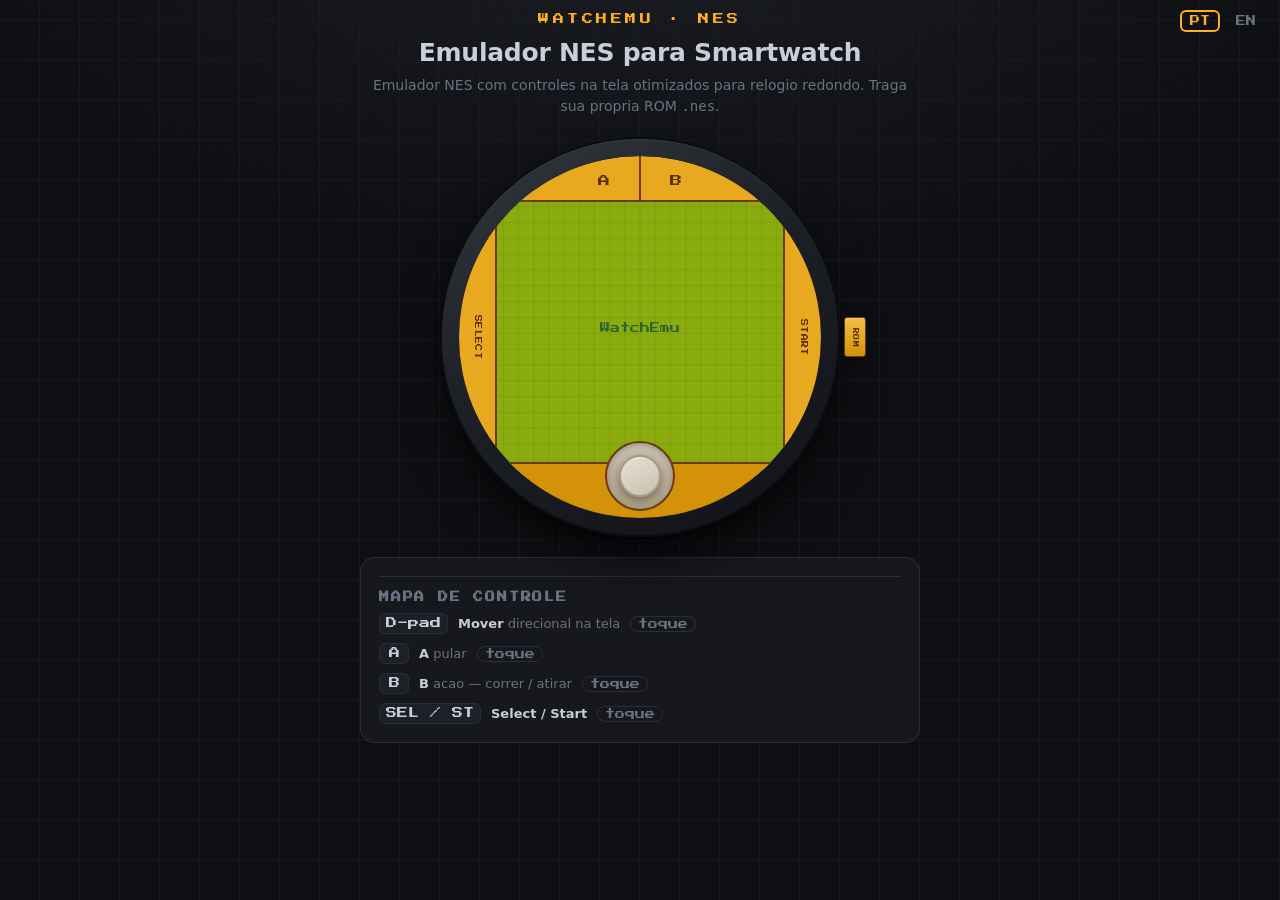
<file: nes/index.html>
<!DOCTYPE html>
<html lang="pt-BR">
<head>
<meta charset="utf-8">
<meta name="viewport" content="width=device-width, initial-scale=1, maximum-scale=1, user-scalable=no">
<title>WatchEmu — NES</title>
<link rel="preconnect" href="https://fonts.googleapis.com">
<link rel="preconnect" href="https://fonts.gstatic.com" crossorigin>
<link href="https://fonts.googleapis.com/css2?family=Press+Start+2P&display=swap" rel="stylesheet">
<link rel="stylesheet" href="../shared/watch-ui.css">
</head>
<body>
  <div class="lang-switch" id="langSwitch">
    <button class="lang-flag active" data-lang="pt" title="Portugues">PT</button>
    <button class="lang-flag" data-lang="en" title="English">EN</button>
  </div>
  <header>
    <p class="eyebrow">WatchEmu · NES</p>
    <h1 data-pt="Emulador NES para Smartwatch" data-en="NES Emulator for Smartwatch">Emulador NES para Smartwatch</h1>
    <p data-pt='Emulador NES com controles na tela otimizados para relogio redondo. Traga sua propria ROM <code>.nes</code>.'
       data-en='NES emulator with on-screen controls optimized for round watches. Bring your own <code>.nes</code> ROM.'>Emulador NES com controles na tela otimizados para relogio redondo. Traga sua propria ROM <code>.nes</code>.</p>
  </header>

  <div class="stage">
    <div class="watch" id="watch">
      <div class="case"></div>
      <button class="pusher pusher-rom" id="romBtn" aria-label="Trocar ROM">ROM</button>
      <div class="screen" id="screen">
        <canvas id="display" width="362" height="362"></canvas>
        <button class="face-btn face-a" id="btnA" aria-label="A">A</button>
        <button class="face-btn face-b" id="btnB" aria-label="B">B</button>
        <button class="side-btn side-select" id="btnSelect" aria-label="Select">SELECT</button>
        <button class="side-btn side-start" id="btnStart" aria-label="Start">START</button>
        <div class="bottom-controls" id="bottomControls">
          <div class="analog" id="analog" aria-label="Direcional">
            <div class="analog-base"></div>
            <div class="analog-stick" id="analogStick"></div>
          </div>
        </div>
        <div class="hint" id="hint">Toque em<br>"Carregar ROM"</div>
      </div>
    </div>
  </div>

  <input type="file" id="file" accept=".nes,.zip,application/zip" hidden>
  <div id="romInfo" hidden></div>
  <span id="fps" hidden></span>

  <div class="panel">
    <div class="legend">
      <h2 data-pt="Mapa de controle" data-en="Control map">Mapa de controle</h2>
      <div class="map"><span class="k">D-pad</span><span class="what" data-pt="<b>Mover</b> direcional na tela" data-en="<b>Move</b> on-screen d-pad"><b>Mover</b> direcional na tela</span><span class="tag" data-pt="toque" data-en="touch">toque</span></div>
      <div class="map"><span class="k">A</span><span class="what" data-pt="<b>A</b> pular" data-en="<b>A</b> jump"><b>A</b> pular</span><span class="tag" data-pt="toque" data-en="touch">toque</span></div>
      <div class="map"><span class="k">B</span><span class="what" data-pt="<b>B</b> acao — correr / atirar" data-en="<b>B</b> action — run / shoot"><b>B</b> acao — correr / atirar</span><span class="tag" data-pt="toque" data-en="touch">toque</span></div>
      <div class="map"><span class="k">SEL / ST</span><span class="what" data-pt="<b>Select / Start</b>" data-en="<b>Select / Start</b>"><b>Select / Start</b></span><span class="tag" data-pt="toque" data-en="touch">toque</span></div>
    </div>
  </div>

  <script src="../shared/fflate.min.js"></script>
  <script src="jsnes.min.js"></script>
  <script src="nes-app.js"></script>
  <script>
  (function(){
    var lang = "pt";
    document.getElementById("langSwitch").addEventListener("click", function(e){
      var btn = e.target.closest("[data-lang]");
      if (!btn || btn.dataset.lang === lang) return;
      lang = btn.dataset.lang;
      document.querySelectorAll(".lang-flag").forEach(function(f){ f.classList.toggle("active", f.dataset.lang === lang); });
      document.querySelectorAll("[data-"+lang+"]").forEach(function(el){
        var val = el.getAttribute("data-"+lang);
        if (val !== null) el.innerHTML = val;
      });
      document.documentElement.lang = lang === "pt" ? "pt-BR" : "en";
    });
  })();
  </script>
</body>
</html>
</file>
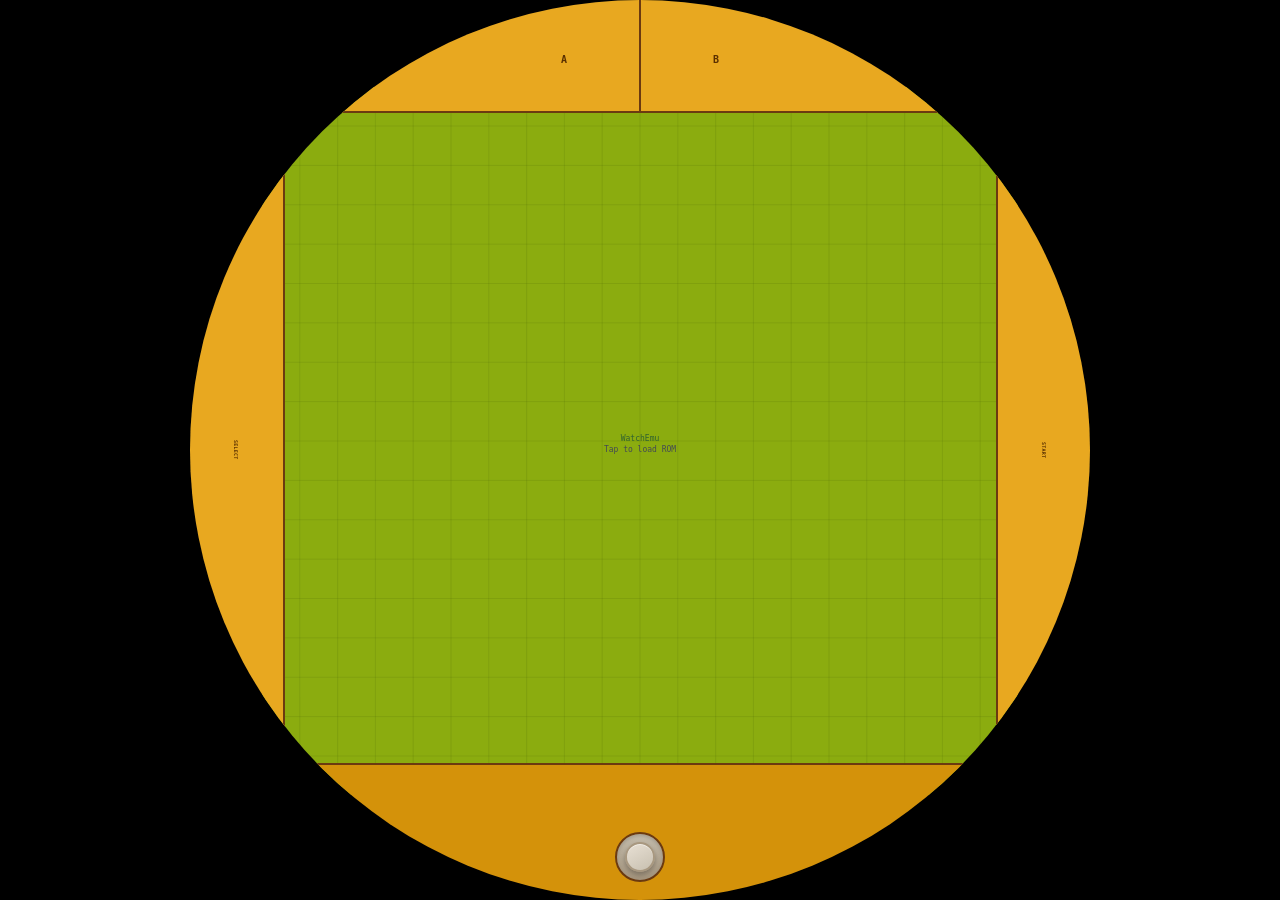
<file: android/app/src/main/assets/emu/index.html>
<!DOCTYPE html>
<html lang="en">
<head>
<meta charset="utf-8">
<meta name="viewport" content="width=device-width,initial-scale=1,maximum-scale=1,user-scalable=no">
<title>WatchEmu</title>
<style>
*{box-sizing:border-box;margin:0;padding:0}
html,body{
  width:100%;height:100%;overflow:hidden;
  background:#000;
  -webkit-tap-highlight-color:transparent;
  touch-action:none;user-select:none;
  font-family:monospace;
}
body{display:flex;align-items:center;justify-content:center}

.screen{
  position:relative;
  border-radius:50%;overflow:hidden;
  background:radial-gradient(circle at 50% 38%,#0c0d10 0%,#050506 78%);
  display:flex;align-items:center;justify-content:center;
}
#display{display:block;image-rendering:pixelated;position:relative;z-index:1}

/* A button: top-left crescent */
.face-a{
  position:absolute;z-index:5;
  top:0;left:10%;width:40%;height:12.5%;
  border:none;background:#e8a820;color:#5a3000;
  font-family:monospace;font-size:10px;font-weight:700;
  display:flex;align-items:center;justify-content:flex-end;
  padding-right:8%;padding-top:1%;
  border-bottom:2px solid #6b3a10;border-right:1px solid #6b3a10;
  touch-action:none;user-select:none;
}
/* B button: top-right crescent */
.face-b{
  position:absolute;z-index:5;
  top:0;right:10%;width:40%;height:12.5%;
  border:none;background:#e8a820;color:#5a3000;
  font-family:monospace;font-size:10px;font-weight:700;
  display:flex;align-items:center;justify-content:flex-start;
  padding-left:8%;padding-top:1%;
  border-bottom:2px solid #6b3a10;border-left:1px solid #6b3a10;
  touch-action:none;user-select:none;
}
.face-a:active,.face-a.on{background:#f0c040;color:#3a1800}
.face-b:active,.face-b.on{background:#f0c040;color:#3a1800}

/* SELECT: left crescent */
.side-select{
  position:absolute;z-index:5;
  left:0;top:10%;width:10.5%;height:80%;
  border:none;background:#e8a820;color:#5a3000;
  font-family:monospace;font-size:5px;font-weight:700;letter-spacing:.05em;
  border-right:2px solid #6b3a10;
  writing-mode:vertical-lr;text-orientation:mixed;
  display:flex;align-items:center;justify-content:center;
  touch-action:none;user-select:none;
}
/* START: right crescent */
.side-start{
  position:absolute;z-index:5;
  right:0;top:10%;width:10.5%;height:80%;
  border:none;background:#e8a820;color:#5a3000;
  font-family:monospace;font-size:5px;font-weight:700;letter-spacing:.05em;
  border-left:2px solid #6b3a10;
  writing-mode:vertical-lr;text-orientation:mixed;
  display:flex;align-items:center;justify-content:center;
  touch-action:none;user-select:none;
}
.side-select:active,.side-select.on,
.side-start:active,.side-start.on{background:#f0c040;color:#3a1800}

/* Analog tray */
.screen::after{
  content:"";
  position:absolute;bottom:-5%;left:50%;transform:translateX(-50%);
  width:96%;height:20%;
  background:#d4920a;border-top:2px solid #6b3a10;
  z-index:4;pointer-events:none;
}

/* Bottom controls */
.bottom-controls{
  position:absolute;left:0;right:0;bottom:2%;z-index:5;
  display:flex;align-items:center;justify-content:center;
  pointer-events:none;
}
.analog{
  pointer-events:auto;
  position:relative;width:50px;height:50px;
  touch-action:none;user-select:none;
}
.analog-base{
  position:absolute;inset:0;border-radius:50%;
  background:linear-gradient(180deg,#c8c0b0,#a89880);
  border:2px solid #6b3a10;
  box-shadow:inset 0 2px 4px rgba(0,0,0,.2);
}
.analog-stick{
  position:absolute;width:30px;height:30px;border-radius:50%;
  left:50%;top:50%;transform:translate(-50%,-50%);
  background:linear-gradient(150deg,#e8e0d4,#c8c0b0);
  border:2px solid #a89880;
  box-shadow:0 3px 6px rgba(0,0,0,.3),inset 0 1px 0 rgba(255,255,255,.5);
  transition:left .08s ease-out,top .08s ease-out;
  pointer-events:none;
}
.analog.active .analog-stick{
  transition:none;
  background:linear-gradient(150deg,#f0d870,#d4a820);
  border-color:#6b3a10;
}

.hint{
  position:absolute;inset:0;display:flex;align-items:center;justify-content:center;
  text-align:center;padding:0 22%;font-family:monospace;font-size:8px;
  color:#444a54;line-height:1.6;pointer-events:none;z-index:10;
}
.hint.gone{display:none}
</style>
</head>
<body>
  <div class="screen" id="screen">
    <canvas id="display"></canvas>
    <button class="face-a" id="btnA">A</button>
    <button class="face-b" id="btnB">B</button>
    <button class="side-select" id="btnSelect">SELECT</button>
    <button class="side-start" id="btnStart">START</button>
    <div class="bottom-controls">
      <div class="analog" id="analog">
        <div class="analog-base"></div>
        <div class="analog-stick" id="analogStick"></div>
      </div>
    </div>
    <div class="hint" id="hint">Tap to load ROM</div>
  </div>

  <input type="file" id="file" accept=".nes,.zip" hidden>

  <script src="fflate.min.js"></script>
  <script src="jsnes.min.js"></script>
  <script>
(function(){
  "use strict";
  var NW=256,NH=240;

  var screenEl=document.getElementById("screen");
  var canvas=document.getElementById("display");
  var dctx=canvas.getContext("2d");
  var hint=document.getElementById("hint");

  var diameter=Math.min(window.innerWidth,window.innerHeight);
  screenEl.style.width=diameter+"px";
  screenEl.style.height=diameter+"px";

  var dpr=Math.min(window.devicePixelRatio||1,2);
  canvas.width=Math.round(diameter*dpr);
  canvas.height=Math.round(diameter*dpr);
  canvas.style.width=diameter+"px";
  canvas.style.height=diameter+"px";
  dctx.setTransform(dpr,0,0,dpr,0,0);
  dctx.imageSmoothingEnabled=false;

  var buf=document.createElement("canvas");
  buf.width=NW;buf.height=NH;
  var bctx=buf.getContext("2d");
  var image=bctx.createImageData(NW,NH);
  var fb_u32=new Uint32Array(image.data.buffer);
  for(var i=0;i<fb_u32.length;i++)fb_u32[i]=0xff000000;

  var SAMPLES=8192,MASK=SAMPLES-1;
  var aL=new Float32Array(SAMPLES),aR=new Float32Array(SAMPLES);
  var wr=0,rd=0,audioCtx=null,gain=null;

  function initAudio(){
    if(audioCtx)return;
    var AC=window.AudioContext||window.webkitAudioContext;
    if(!AC)return;
    audioCtx=new AC();
    gain=audioCtx.createGain();
    gain.gain.value=0.6;
    var node=audioCtx.createScriptProcessor(1024,0,2);
    node.onaudioprocess=function(e){
      var l=e.outputBuffer.getChannelData(0);
      var r=e.outputBuffer.getChannelData(1);
      for(var i=0;i<l.length;i++){
        if(rd!==wr){l[i]=aL[rd];r[i]=aR[rd];rd=(rd+1)&MASK;}
        else{l[i]=0;r[i]=0;}
      }
    };
    node.connect(gain);gain.connect(audioCtx.destination);
  }
  function resumeAudio(){if(audioCtx&&audioCtx.state==="suspended")audioCtx.resume();}

  var romLoaded=false,running=false;
  var nes=new jsnes.NES({
    onFrame:function(fb24){
      for(var i=0;i<fb24.length;i++)fb_u32[i]=0xff000000|fb24[i];
    },
    onAudioSample:function(left,right){
      var next=(wr+1)&MASK;
      if(next!==rd){aL[wr]=left;aR[wr]=right;wr=next;}
    }
  });

  function gameRect(){
    var dw=diameter*0.84;
    var dh=dw*(NH/NW);
    var dx=(diameter-dw)/2;
    var dy=(diameter-dh)/2-diameter*0.01;
    return{dx:dx,dy:dy,dw:dw,dh:dh};
  }

  function drawIdle(){
    var g=gameRect();
    dctx.save();
    dctx.beginPath();
    dctx.roundRect(g.dx,g.dy,g.dw,g.dh,0);
    dctx.clip();
    dctx.fillStyle="#8bac0f";
    dctx.fillRect(g.dx,g.dy,g.dw,g.dh);
    dctx.strokeStyle="rgba(48,72,0,.12)";
    dctx.lineWidth=1;
    var step=g.dw/20;
    for(var i=0;i<=20;i++){var x=g.dx+i*step;dctx.beginPath();dctx.moveTo(x,g.dy);dctx.lineTo(x,g.dy+g.dh);dctx.stroke();}
    var stepY=g.dh/18;
    for(var j=0;j<=18;j++){var y=g.dy+j*stepY;dctx.beginPath();dctx.moveTo(g.dx,y);dctx.lineTo(g.dx+g.dw,y);dctx.stroke();}
    dctx.restore();
    dctx.fillStyle="#306230";
    dctx.font="8px monospace";
    dctx.textAlign="center";
    dctx.fillText("WatchEmu",diameter/2,g.dy+g.dh/2);
  }

  function draw(){
    dctx.clearRect(0,0,diameter,diameter);
    if(!romLoaded){drawIdle();return;}
    bctx.putImageData(image,0,0);
    var g=gameRect();
    dctx.save();
    dctx.beginPath();
    dctx.roundRect(g.dx,g.dy,g.dw,g.dh,0);
    dctx.clip();
    dctx.imageSmoothingEnabled=false;
    dctx.drawImage(buf,0,0,NW,NH,g.dx,g.dy,g.dw,g.dh);
    dctx.restore();
  }

  var STEP=1000/60.0988;
  var last=performance.now(),acc=0;
  function loop(now){
    requestAnimationFrame(loop);
    var dt=now-last;last=now;
    if(running&&romLoaded){
      acc+=dt;var ran=0;
      while(acc>=STEP&&ran<4){nes.frame();acc-=STEP;ran++;}
      if(acc>200)acc=0;
    }
    draw();
  }
  requestAnimationFrame(loop);

  var C=jsnes.Controller;
  var press=function(btn){nes.buttonDown(1,btn);};
  var release=function(btn){nes.buttonUp(1,btn);};

  function bind(el,btn){
    el.addEventListener("pointerdown",function(e){
      e.preventDefault();resumeAudio();
      try{el.setPointerCapture(e.pointerId);}catch(_){}
      el.classList.add("on");press(btn);
    });
    function up(e){
      if(e){e.preventDefault();try{el.releasePointerCapture(e.pointerId);}catch(_){}}
      el.classList.remove("on");release(btn);
    }
    el.addEventListener("pointerup",up);
    el.addEventListener("pointercancel",up);
    el.addEventListener("contextmenu",function(e){e.preventDefault();});
  }
  bind(document.getElementById("btnA"),C.BUTTON_A);
  bind(document.getElementById("btnB"),C.BUTTON_B);
  bind(document.getElementById("btnStart"),C.BUTTON_START);
  bind(document.getElementById("btnSelect"),C.BUTTON_SELECT);

  (function(){
    var el=document.getElementById("analog");
    var stick=document.getElementById("analogStick");
    var DEAD=0.25,active=false,cx=0,cy=0,dirX=0,dirY=0;
    function setDir(nx,ny){
      if(nx!==dirX){
        if(dirX===-1)release(C.BUTTON_LEFT);if(dirX===1)release(C.BUTTON_RIGHT);
        dirX=nx;
        if(dirX===-1)press(C.BUTTON_LEFT);if(dirX===1)press(C.BUTTON_RIGHT);
      }
      if(ny!==dirY){
        if(dirY===-1)release(C.BUTTON_UP);if(dirY===1)release(C.BUTTON_DOWN);
        dirY=ny;
        if(dirY===-1)press(C.BUTTON_UP);if(dirY===1)press(C.BUTTON_DOWN);
      }
    }
    function update(ex,ey){
      var r=el.getBoundingClientRect(),radius=r.width/2;
      var dx=ex-cx,dy=ey-cy;
      var dist=Math.sqrt(dx*dx+dy*dy),maxDist=radius-6;
      if(dist>maxDist){dx=dx/dist*maxDist;dy=dy/dist*maxDist;}
      var norm=Math.min(dist/maxDist,1);
      stick.style.left=(radius+dx)+"px";stick.style.top=(radius+dy)+"px";
      if(norm>DEAD){
        var angle=Math.atan2(dy,dx);
        setDir(Math.cos(angle)>0.4?1:(Math.cos(angle)<-0.4?-1:0),
               Math.sin(angle)>0.4?1:(Math.sin(angle)<-0.4?-1:0));
      }else{setDir(0,0);}
    }
    el.addEventListener("pointerdown",function(e){
      e.preventDefault();resumeAudio();active=true;
      var r=el.getBoundingClientRect();cx=r.left+r.width/2;cy=r.top+r.height/2;
      el.classList.add("active");
      try{el.setPointerCapture(e.pointerId);}catch(_){}
      update(e.clientX,e.clientY);
    });
    el.addEventListener("pointermove",function(e){if(active)update(e.clientX,e.clientY);});
    function end(e){
      if(!active)return;active=false;
      try{el.releasePointerCapture(e.pointerId);}catch(_){}
      el.classList.remove("active");setDir(0,0);
      stick.style.left="50%";stick.style.top="50%";
    }
    el.addEventListener("pointerup",end);
    el.addEventListener("pointercancel",end);
    el.addEventListener("contextmenu",function(e){e.preventDefault();});
  })();

  function loadNESBytes(bytes){
    try{
      var s="",CH=0x8000;
      for(var i=0;i<bytes.length;i+=CH)
        s+=String.fromCharCode.apply(null,bytes.subarray(i,i+CH));
      nes.loadROM(s);
      romLoaded=true;running=true;
      hint.classList.add("gone");
      initAudio();resumeAudio();
    }catch(err){
      hint.textContent="ROM error: "+(err&&err.message?err.message:err);
    }
  }

  var fileInput=document.getElementById("file");
  hint.style.pointerEvents="auto";
  hint.addEventListener("pointerdown",function(){fileInput.click();});

  fileInput.addEventListener("change",function(e){
    var f=e.target.files[0];if(!f)return;
    var reader=new FileReader();
    reader.onload=function(){
      var bytes=new Uint8Array(reader.result);
      var isZip=(bytes[0]===0x50&&bytes[1]===0x4B)||/\.zip$/i.test(f.name);
      if(isZip&&typeof fflate!=="undefined"){
        try{
          var files=fflate.unzipSync(bytes);
          var names=Object.keys(files).filter(function(n){return!n.endsWith("/");});
          var entry=names.find(function(n){return/\.nes$/i.test(n);});
          if(entry)bytes=files[entry];
          else{hint.textContent="No .nes in zip";return;}
        }catch(err){hint.textContent="Zip error";return;}
      }
      loadNESBytes(bytes);
    };
    reader.readAsArrayBuffer(f);
  });

  window.loadRomFromAndroid=function(base64){
    var bin=atob(base64);
    var bytes=new Uint8Array(bin.length);
    for(var i=0;i<bin.length;i++)bytes[i]=bin.charCodeAt(i);
    loadNESBytes(bytes);
  };
})();
  </script>
</body>
</html>
</file>
<file: shared/watch-ui.css>
:root{
  --bg:#0e0f12; --grid:#16181d; --surface:#16181d; --surface-2:#1d2026;
  --line:#2a2e36; --ink:#c9ced8; --muted:#6b7280; --faint:#444a54;
  --signal:#ffb020; --signal-dim:#7a5512; --screen-glow:#0a1f17;
  --mono:"Press Start 2P",ui-monospace,"SF Mono",Menlo,Consolas,monospace;
  --sans:-apple-system,BlinkMacSystemFont,"Segoe UI",Roboto,system-ui,sans-serif;
}
*{box-sizing:border-box}
html,body{margin:0}
body{
  background:
    radial-gradient(1200px 600px at 50% -10%, #1a1d24 0%, transparent 60%),
    repeating-linear-gradient(0deg, transparent 0 39px, var(--grid) 39px 40px),
    repeating-linear-gradient(90deg, transparent 0 39px, var(--grid) 39px 40px),
    var(--bg);
  color:var(--ink); font-family:var(--sans);
  min-height:100vh; padding:12px 16px 12px;
  display:flex; flex-direction:column; align-items:center; gap:14px;
  -webkit-tap-highlight-color:transparent;
}
header{max-width:560px; text-align:center; position:relative}
.lang-switch{display:flex; gap:6px; position:fixed; top:10px; right:14px; z-index:100}
.lang-flag{
  font-family:var(--mono); font-size:10px; background:none; border:2px solid transparent; border-radius:6px;
  cursor:pointer; padding:4px 8px; color:var(--muted); transition:opacity .15s, border-color .15s, color .15s;
}
.lang-flag:hover{color:var(--ink)}
.lang-flag.active{color:var(--signal); border-color:var(--signal)}
.eyebrow{
  font-family:var(--mono); font-size:11px; letter-spacing:.32em; text-transform:uppercase;
  color:var(--signal); margin:0 0 10px;
}
h1{font-size:25px; line-height:1.15; margin:0 0 8px; font-weight:650; letter-spacing:-.01em}
header p{margin:0; color:var(--muted); font-size:14px; line-height:1.5}

/* ---------- the watch ---------- */
.stage{display:flex; justify-content:center; align-items:center; padding:8px 40px}
.watch{position:relative}
.case{
  position:absolute; inset:0; border-radius:50%;
  background:
    linear-gradient(150deg,#33373f 0%,#1c1f25 46%,#101216 100%);
  box-shadow:
    0 1px 0 rgba(255,255,255,.06) inset,
    0 0 0 2px #0c0d10,
    0 26px 60px -18px #000, 0 8px 22px -10px #000;
}

/* physical pusher button */
.pusher{
  position:absolute; z-index:10;
  border:none; cursor:pointer;
  font-family:var(--mono); font-size:6px; font-weight:400; letter-spacing:.05em;
  color:#5a3000; background:linear-gradient(180deg,#f0c040,#d4920a);
  border-radius:3px;
  border:1px solid #6b3a10;
  box-shadow:0 2px 4px rgba(0,0,0,.3), inset 0 1px 0 rgba(255,255,255,.3);
  transition:transform .05s, box-shadow .05s;
  touch-action:none; user-select:none;
}
.pusher:active{
  transform:translateX(2px);
  box-shadow:0 1px 2px rgba(0,0,0,.3);
}
.pusher-rom{
  right:-28px; top:50%; transform:translateY(-50%);
  width:22px; height:40px;
  writing-mode:vertical-lr; text-orientation:mixed;
  display:flex; align-items:center; justify-content:center;
}
.pusher-rom:active{
  transform:translateY(-50%) translateX(2px);
}

.screen{
  position:absolute; left:50%; top:50%; transform:translate(-50%,-50%);
  border-radius:50%; overflow:hidden;
  background:radial-gradient(circle at 50% 38%, #0c0d10 0%, #050506 78%);
  box-shadow:0 0 26px var(--screen-glow) inset;
  display:flex; align-items:center; justify-content:center;
}
#display{display:block; image-rendering:pixelated}
.hint{
  position:absolute; inset:0; display:none; align-items:center; justify-content:center;
  text-align:center; padding:0 22%; font-family:var(--mono); font-size:12px;
  color:var(--faint); line-height:1.6; letter-spacing:.02em; pointer-events:none;
}
.hint.show{display:flex}
.hint.gone{display:none}

/* Side buttons: SELECT (left crescent) / START (right crescent) */
.side-btn{
  position:absolute; z-index:5;
  top:10%; height:80%; width:10.5%;
  border:none; background:#e8a820; cursor:pointer; color:#5a3000;
  font-family:var(--mono); font-size:7px; font-weight:400; letter-spacing:.05em;
  border-radius:0;
  border-left:2px solid #6b3a10; border-right:2px solid #6b3a10;
  transition:background .06s, color .06s; touch-action:none; user-select:none;
  writing-mode:vertical-lr; text-orientation:mixed;
  display:flex; align-items:center; justify-content:center;
}
.side-btn:active,.side-btn.on{background:#f0c040; color:#3a1800}
.side-select{ left:0; border-left:none; }
.side-start{ right:0; border-right:none; }

/* bottom controls: analog in bottom crescent */
.bottom-controls{
  position:absolute; left:0; right:0; bottom:2%; z-index:5;
  display:flex; align-items:center; justify-content:center;
  padding:0; pointer-events:none;
}
/* analog tray: anchored to bottom of .screen, not .bottom-controls */
.screen::after{
  content:"";
  position:absolute; bottom:-5%; left:50%; transform:translateX(-50%);
  width:96%; height:20%;
  background:#d4920a;
  border-top:2px solid #6b3a10;
  border-radius:0;
  z-index:4;
  pointer-events:none;
}


/* face buttons (generic) */
.face-btn{
  pointer-events:auto;
  width:48px; height:48px; border-radius:50%; border:none; cursor:pointer;
  font-family:var(--mono); font-size:20px; font-weight:800; color:#cdd3de;
  background:rgba(40,42,50,.70);
  border:none;
  backdrop-filter:blur(2px);
  display:flex; align-items:center; justify-content:center;
  transition:background .06s, border-color .06s, color .06s;
  touch-action:none; user-select:none; flex-shrink:0;
}
.face-btn:active,.face-btn.on{
  background:rgba(255,176,32,.30); border:none; color:#fff;
}

/* A: top crescent left half */
.face-a{
  position:absolute; z-index:5;
  top:0; left:10%; right:50%;
  width:40%; height:12.5%;
  justify-content:flex-end; padding-top: 2%; padding-right:8%;
  border-radius:0; border:none;
  background:#e8a820;
  border-bottom:2px solid #6b3a10;
  border-right:1px solid #6b3a10;
  font-size:12px; font-weight:400; color:#5a3000;
}
.face-a:active,.face-a.on{background:#f0c040; color:#3a1800}

/* B: top crescent right half */
.face-b{
  position:absolute; z-index:5;
  top:0; right:10%; left:50%;
  width:40%; height:12.5%;
  justify-content:flex-start;padding-top: 2%;  padding-left:8%;
  border-radius:0; border:none;
  background:#e8a820;
  border-bottom:2px solid #6b3a10;
  border-left:1px solid #6b3a10;
  font-size:12px; font-weight:400; color:#5a3000;
}
.face-b:active,.face-b.on{background:#f0c040; color:#3a1800}

/* Analog stick */
.analog{
  pointer-events:auto;
  position:relative; width:70px; height:70px; flex-shrink:0;
  touch-action:none; user-select:none;
}
.analog-base{
  position:absolute; inset:0; border-radius:50%;
  background:linear-gradient(180deg,#c8c0b0,#a89880);
  border:2px solid #6b3a10;
  box-shadow:inset 0 2px 4px rgba(0,0,0,.2);
}
.analog-stick{
  position:absolute; width:42px; height:42px; border-radius:50%;
  left:50%; top:50%; transform:translate(-50%,-50%);
  background:linear-gradient(150deg,#e8e0d4,#c8c0b0);
  border:2px solid #a89880;
  box-shadow:0 3px 6px rgba(0,0,0,.3), inset 0 1px 0 rgba(255,255,255,.5);
  transition:left .08s ease-out, top .08s ease-out;
  pointer-events:none;
}
.analog.active .analog-stick{
  transition:none;
  background:linear-gradient(150deg,#f0d870,#d4a820);
  border-color:#6b3a10;
  box-shadow:0 2px 8px rgba(232,168,32,.4), inset 0 1px 0 rgba(255,255,255,.4);
}

/* ---------- panel ---------- */
.panel{
  width:100%; max-width:560px; background:var(--surface);
  border:1px solid var(--line); border-radius:14px; padding:18px;
  display:flex; flex-direction:column; gap:16px;
}
.row{display:flex; flex-wrap:wrap; gap:10px; align-items:center}
.btn{
  font-family:var(--mono); font-size:13px; cursor:pointer; color:#0e0f12;
  background:var(--signal); border:none; padding:11px 16px; border-radius:9px;
  font-weight:650; letter-spacing:.02em; transition:filter .1s, transform .05s;
}
.btn:hover{filter:brightness(1.08)} .btn:active{transform:translateY(1px)}
.seg{display:inline-flex; border:1px solid var(--line); border-radius:9px; overflow:hidden}
.seg button{
  font-family:var(--mono); font-size:12px; cursor:pointer; background:transparent;
  color:var(--muted); border:none; padding:9px 13px; transition:background .1s,color .1s;
}
.seg button.active{background:var(--surface-2); color:var(--ink)}
.field{display:flex; flex-direction:column; gap:6px}
.field label{font-family:var(--mono); font-size:10px; letter-spacing:.16em; text-transform:uppercase; color:var(--muted)}
select{
  font-family:var(--mono); font-size:13px; color:var(--ink); background:var(--surface-2);
  border:1px solid var(--line); border-radius:9px; padding:9px 11px; cursor:pointer;
}
.stat{margin-left:auto; font-family:var(--mono); font-size:12px; color:var(--muted)}
.stat b{color:var(--signal); font-weight:600}

.legend{border-top:1px solid var(--line); padding-top:15px; display:grid; gap:9px}
.legend h2{font-family:var(--mono); font-size:10px; letter-spacing:.18em; text-transform:uppercase; color:var(--muted); margin:0 0 2px; font-weight:600}
.map{display:flex; align-items:center; gap:10px; font-size:13px}
.map .k{font-family:var(--mono); font-size:11px; min-width:30px; text-align:center; padding:4px 6px; border-radius:6px; border:1px solid var(--line); background:var(--surface-2); color:var(--ink)}
.map .what{color:var(--muted)} .map .what b{color:var(--ink); font-weight:600}
.tag{font-family:var(--mono); font-size:10px; padding:2px 7px; border-radius:20px; border:1px solid var(--line); color:var(--muted)}
.tag.phys{color:var(--signal); border-color:var(--signal-dim)}
.note{font-family:var(--mono); font-size:11px; color:var(--faint); line-height:1.6; border-top:1px solid var(--line); padding-top:13px}

.diag{border-top:1px solid var(--line); padding-top:15px}
.diag h2{font-family:var(--mono); font-size:10px; letter-spacing:.18em; text-transform:uppercase; color:var(--muted); margin:0 0 10px; font-weight:600}
.drow{display:flex; justify-content:space-between; gap:12px; font-family:var(--mono); font-size:12px; padding:3px 0}
.drow span:first-child{color:var(--muted)} .drow span:last-child{color:var(--ink); text-align:right}
.drow .ok{color:#5ad17a} .drow .bad{color:#ff6b6b}
.verdict{margin-top:11px; font-family:var(--mono); font-size:12px; line-height:1.6; padding:11px 13px; border-radius:9px; border:1px solid var(--line); background:var(--surface-2); color:var(--ink)}
.verdict.good{border-color:#2f5a3a; color:#aee3bd} .verdict.warn{border-color:#6b5a2a; color:#e8d29a} .verdict.bad{border-color:#6b2f2f; color:#f0b3b3}

@media (prefers-reduced-motion:reduce){*{transition:none!important}}
:focus-visible{outline:2px solid var(--signal); outline-offset:2px}
@media (max-width:520px){ .stage{padding:8px 34px} h1{font-size:21px} }
</file>
